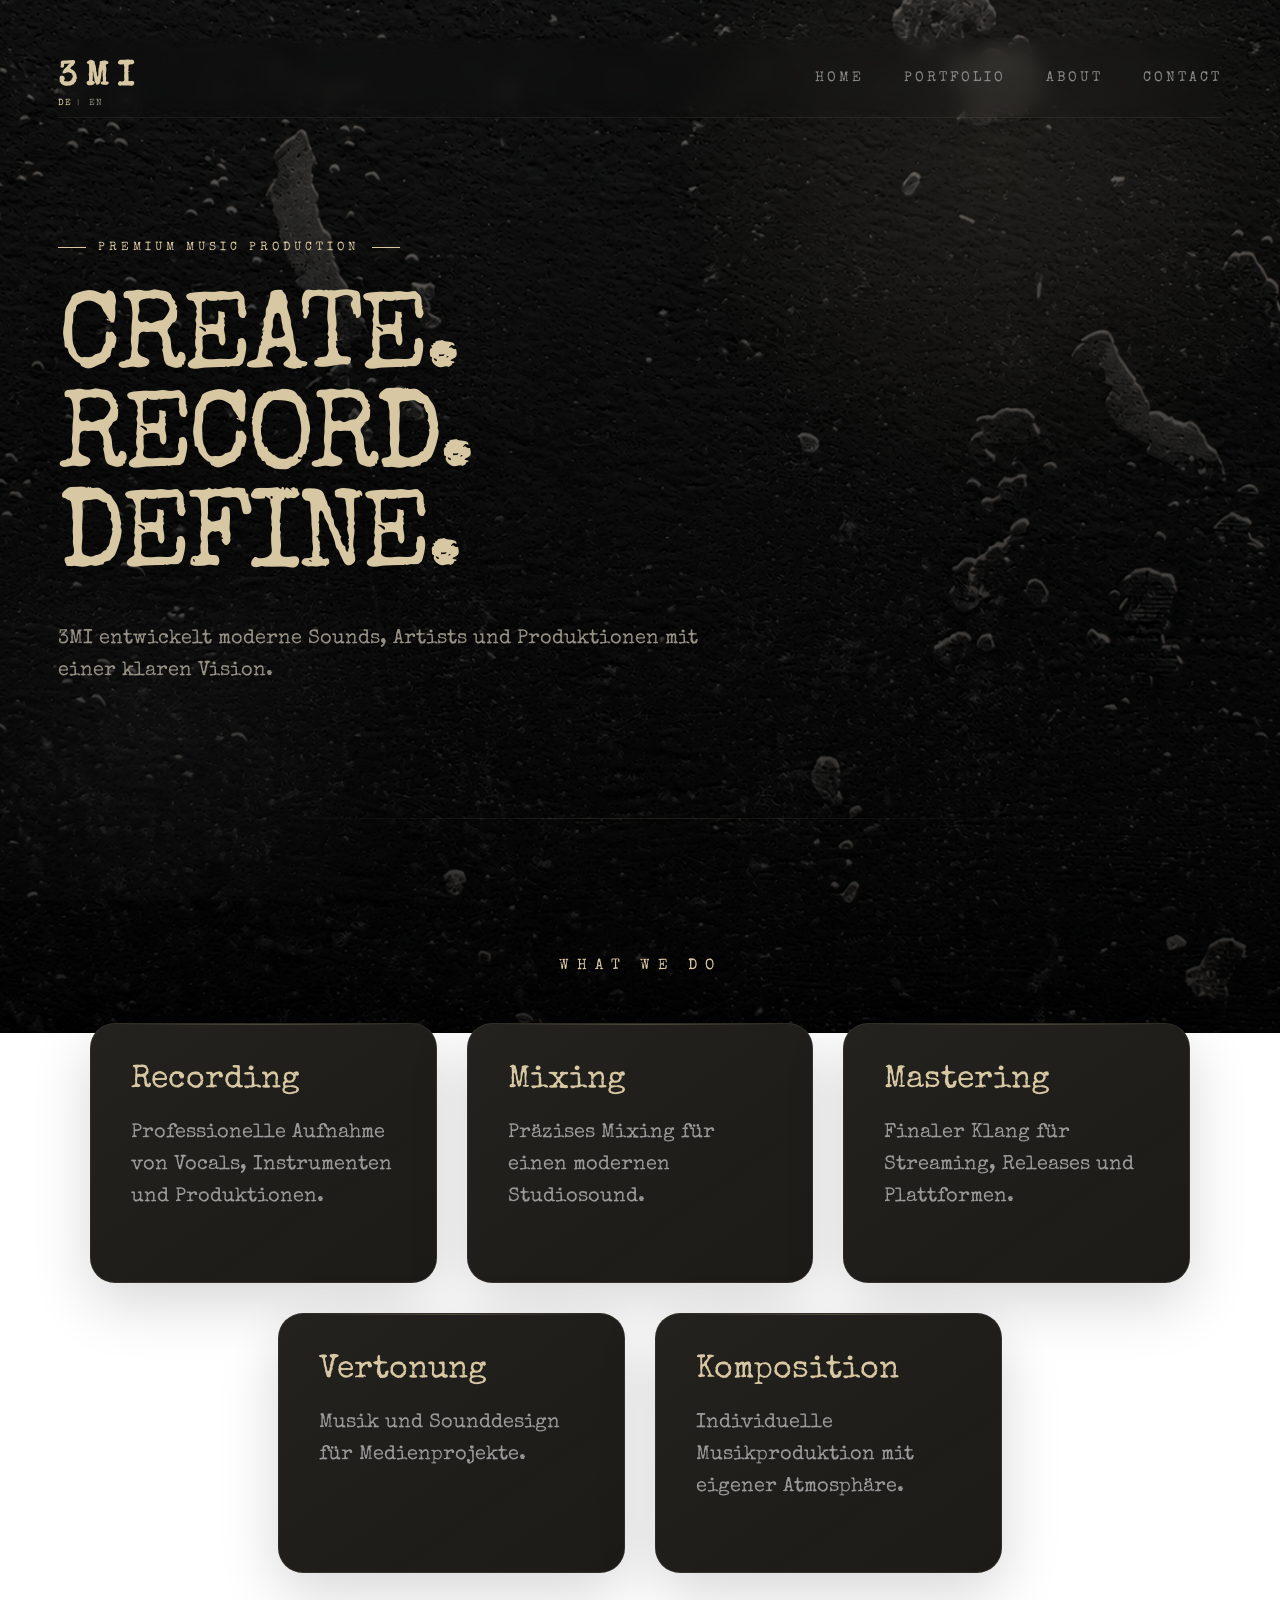
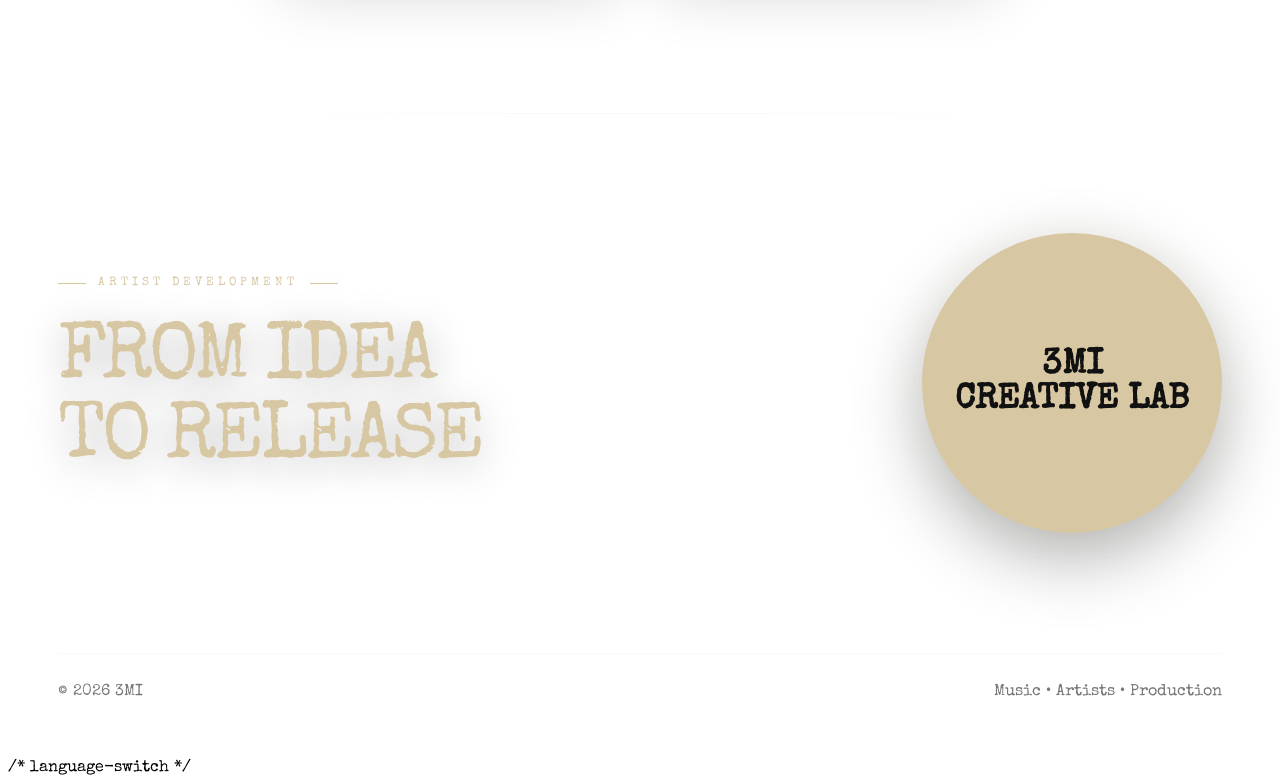
<file: index.html>
<!DOCTYPE html>
<html lang="de">

<head>

    <meta charset="UTF-8">
    <meta name="viewport" content="width=device-width, initial-scale=1.0">

    <title>3MI </title>


    <!-- 
         GOOGLE FONT
     -->

    <link rel="preconnect" href="https://fonts.googleapis.com">
    <link rel="preconnect" href="https://fonts.gstatic.com" crossorigin>

    <link 
        href="https://fonts.googleapis.com/css2?family=Special+Elite&display=swap"
        rel="stylesheet"
    >


    <!-- 
         STYLE
     -->

    <link rel="stylesheet" href="assets/css/style.css">

</head>



<body>


<!-- 
     BACKGROUND
 -->

<div class="background-layer"></div>



<!-- 
     PAGE WRAPPER
 -->

<div class="page">


<!-- 
     NAVIGATION
-->

<header class="navbar">

    <div class="logo">

        3MI

        <div class="language-switch">
            <button type="button" data-language="de">DE</button>
            <span>|</span>
            <button type="button" data-language="en">EN</button>
        </div>

    </div>


    <button class="menu-toggle">
        ☰
    </button>


    <nav class="nav-menu">

        <a href="/">
            HOME
        </a>

        <a href="portfolio.html">
            PORTFOLIO
        </a>

        <a href="about.html">
            ABOUT
        </a>

        <a href="contact.html">
            CONTACT
        </a>

    </nav>

</header>




<!-- 
     HERO SECTION
  -->

<section class="hero">


    <div class="hero-text">


        <p class="tag">
            PREMIUM MUSIC PRODUCTION
        </p>


        <h1>
            CREATE.
            <br>
            RECORD.
            <br>
            DEFINE.
        </h1>


        <p class="description"
            data-de="3MI entwickelt moderne Sounds, Artists und Produktionen mit einer klaren Vision."
            data-en="3MI develops modern sounds, artists and productions with a clear vision.">

            3MI entwickelt moderne Sounds,
            Artists und Produktionen mit einer
            klaren Vision.

        </p>


    </div>

</section>

<!-- 
     SERVICES / PAKETE
 -->


<section class="services">


    <div class="section-title">

        WHAT WE DO

    </div>




    <div class="cards">



        <article class="service-card">

            <h3>
                Recording
            </h3>

        <p class="description"
            data-de="Professionelle Aufnahme von Vocals, Instrumenten und Produktionen."
            data-en="Professional recording of vocals, instruments, and productions.">

            Professionelle Aufnahme von 
            Vocals, Instrumenten und Produktionen.

        </p>

        </article>




        <article class="service-card">

            <h3>
                Mixing
            </h3>

        <p class="description"
            data-de="Präzises Mixing für einen modernen Studiosound."
            data-en="Precise mixing for a modern studio sound.">

            Präzises Mixing für einen modernen Studiosound.

        </p>

        </article>




        <article class="service-card">

            <h3>
                Mastering
            </h3>

        <p class="description"
            data-de="Finaler Klang für Streaming, Releases und Plattformen."
            data-en="Final mix for streaming, releases, and platforms.">

            Finaler Klang für Streaming, Releases und Plattformen.

        </p>

        </article>




        <article class="service-card">

        <h3
            data-de="Vertonung"
            data-en="Soundtrack">

            Vertonung

        </h3>

        <p class="description"
            data-de="Musik und Sounddesign für Medienprojekte."
            data-en="Music and sound design for media projects.">

            Musik und Sounddesign für Medienprojekte.

        </p>

        </article>




        <article class="service-card">

        <h3
            data-de="Komposition"
            data-en="Composition">

            Komposition

        </h3>

        <p class="description"
            data-de="Individuelle Musikproduktion mit eigener Atmosphäre."
            data-en="Custom music production with its own unique atmosphere.">

            Individuelle Musikproduktion mit eigener Atmosphäre.

        </p>

        </article>



    </div>


</section>






<!-- 
     ARTIST DEVELOPMENT
 -->


<section class="artist">


    <div>

        <p class="tag">
            ARTIST DEVELOPMENT
        </p>


        <h2>

            FROM IDEA
            <br>
            TO RELEASE

        </h2>


    </div>




    <div class="artist-box">

        3MI

        <br>

        CREATIVE LAB

    </div>


</section>






<!-- 
     FOOTER
 -->


<footer>


    <div>
        © 2026 3MI
    </div>


    <div>
        Music • Artists • Production
    </div>


</footer>




</div>





<!-- 
     BACKGROUND MOVEMENT
 -->

<script>


const background = document.querySelector(".background-layer");


let mouseX = 0;
let mouseY = 0;



document.addEventListener(
    "mousemove",
    (event)=>{


        mouseX =
        (event.clientX / window.innerWidth - 0.5) * 35;


        mouseY =
        (event.clientY / window.innerHeight - 0.5) * 35;


    }
);



function animateBackground(){


    background.style.transform =

    `
    translate(${-mouseX}px, ${-mouseY}px)
    scale(1.1)
    `;


    requestAnimationFrame(
        animateBackground
    );

}


animateBackground();



</script>





<!-- 
     PAGE TRANSITION
 -->

<script>


const page = document.querySelector(".page");


document
.querySelectorAll("nav a")
.forEach(link => {


    link.addEventListener(
        "click",
        event => {


            const target =
            link.getAttribute("href");


            if(
                target &&
                target.endsWith(".html")
            ){


                event.preventDefault();


                page.classList.add(
                    "page-leave"
                );


                setTimeout(()=>{


                    window.location.href =
                    target;


                },500);


            }


        }
    );


});


</script>


<script>

const menuButton = document.querySelector(".menu-toggle");
const menu = document.querySelector(".nav-menu");


menuButton.addEventListener("click",()=>{

    menu.classList.toggle("active");

});


</script>

/* language-switch */ 
<script>
(function () {

    const STORAGE_KEY = "3mi-language";

    const buttons = document.querySelectorAll("[data-language]");

    function applyLanguage(lang) {

        const language = lang === "en" ? "en" : "de";

        document.documentElement.lang = language;

        localStorage.setItem(STORAGE_KEY, language);

        document
            .querySelectorAll("[data-de][data-en]")
            .forEach(function (element) {

                element.innerHTML =
                    element.getAttribute("data-" + language);

            });

        const title =
            document.querySelector("title[data-de][data-en]");

        if (title) {
            title.textContent =
                title.getAttribute("data-" + language);
        }

        buttons.forEach(function (button) {

            const active =
                button.dataset.language === language;

            button.classList.toggle("active", active);

            button.setAttribute(
                "aria-pressed",
                active ? "true" : "false"
            );

        });
    }

    buttons.forEach(function (button) {

        button.addEventListener("click", function () {
            applyLanguage(button.dataset.language);
        });

    });

    applyLanguage(
        localStorage.getItem(STORAGE_KEY) || "de"
    );

})();
</script>

</body>

</html>
</file>
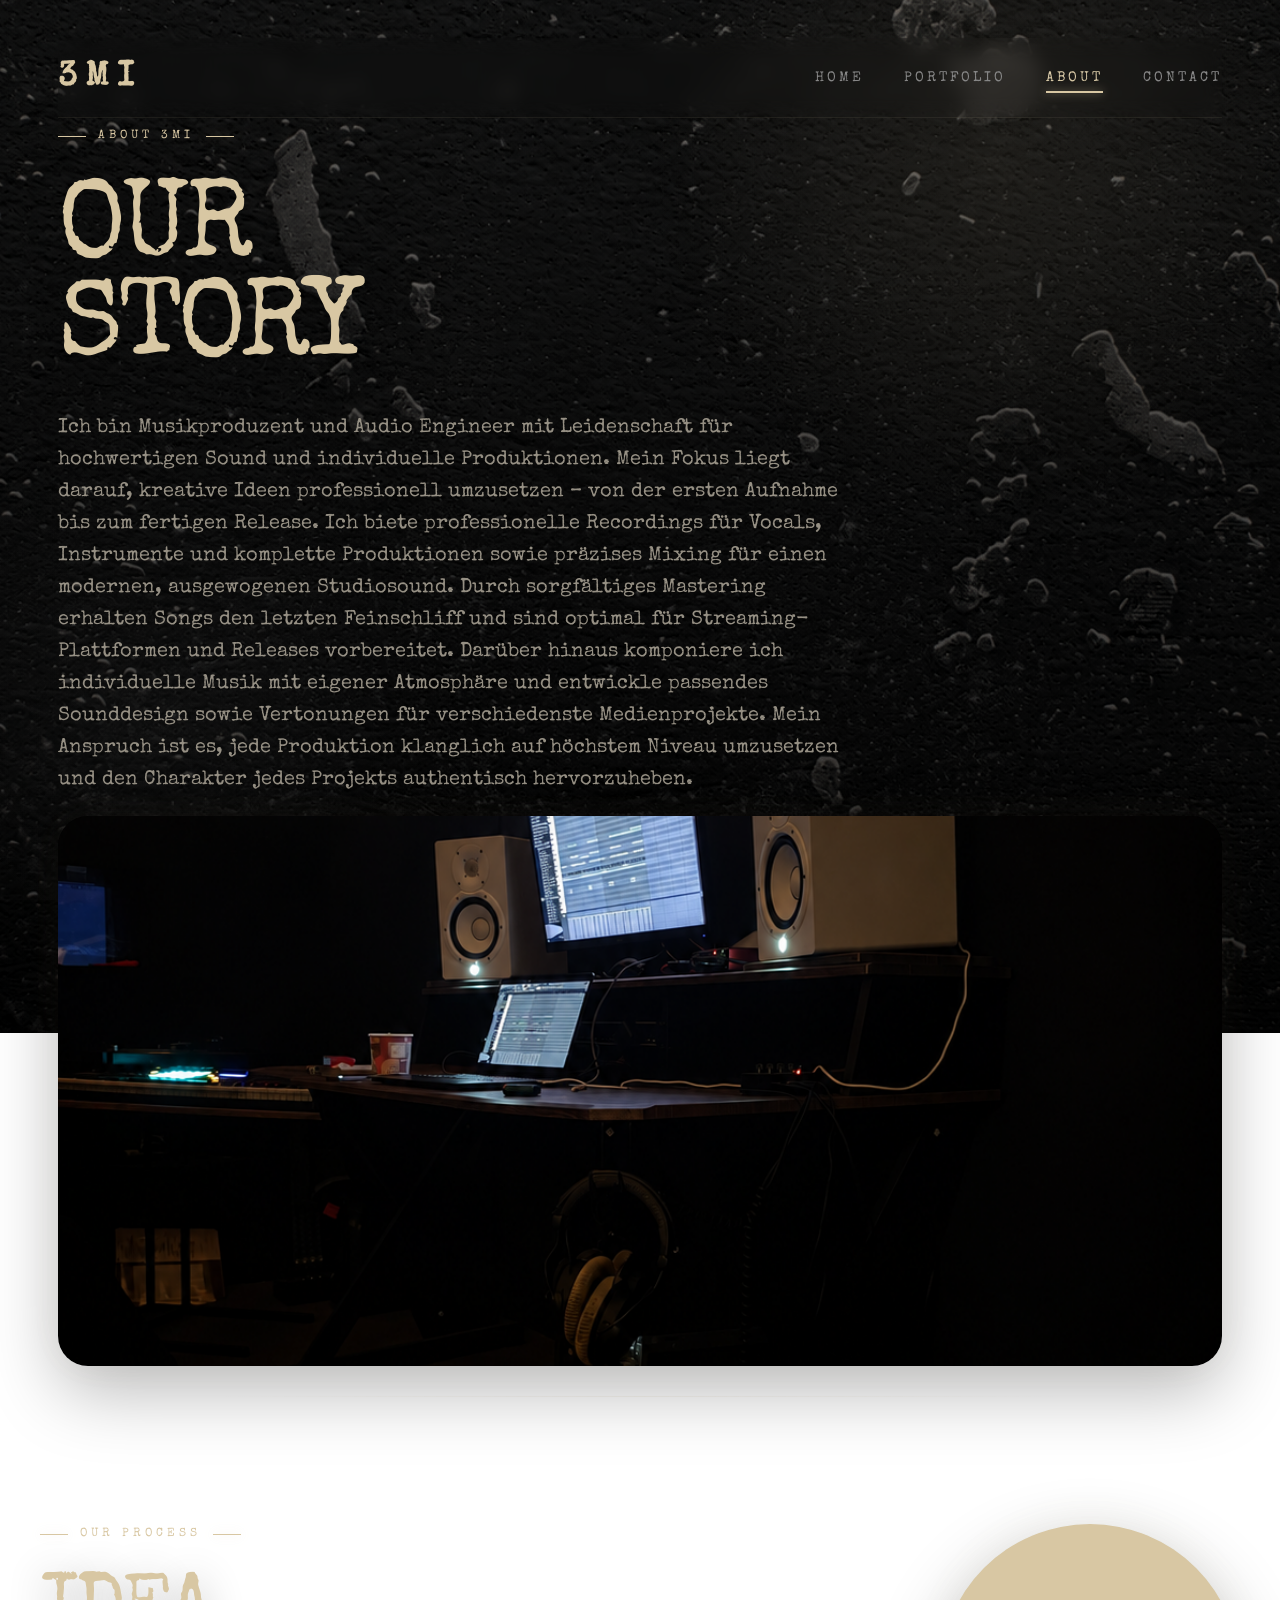
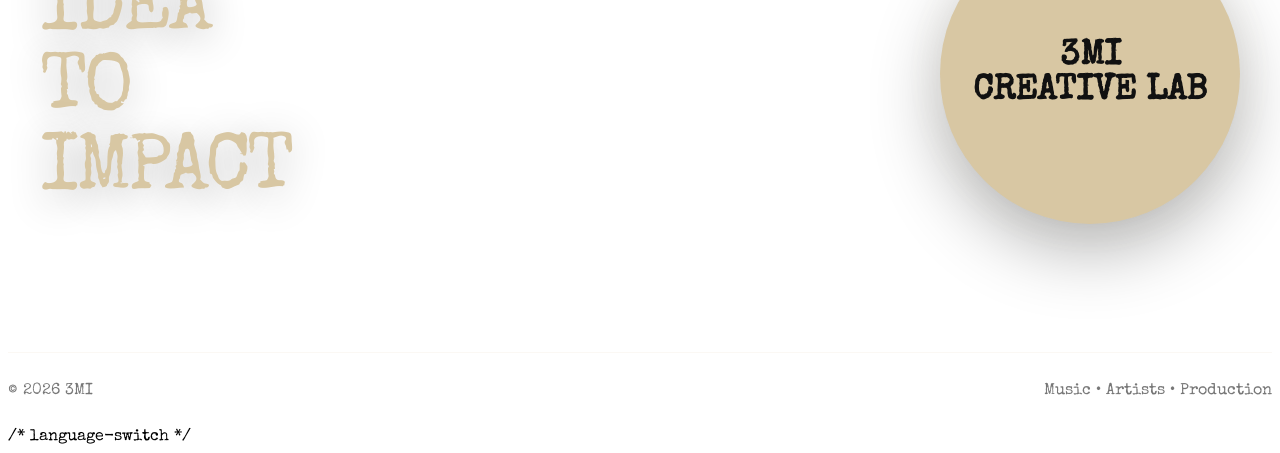
<file: about.html>
<!DOCTYPE html>
<html lang="de">


<head>


    <meta charset="UTF-8">

    <meta name="viewport" content="width=device-width, initial-scale=1.0">


    <title>
        3MI  | About
    </title>



    <!-- 
         GOOGLE FONT
     -->

    <link rel="preconnect" href="https://fonts.googleapis.com">

    <link rel="preconnect" href="https://fonts.gstatic.com" crossorigin>


    <link 
        href="https://fonts.googleapis.com/css2?family=Special+Elite&display=swap"
        rel="stylesheet"
    >




    <!-- 
         STYLE
     -->

    <link 
        rel="stylesheet"
        href="assets/css/style.css"
    >


</head>





<body>



<!-- 
     BACKGROUND
 -->


<div class="background-layer"></div>






<!-- 
     PAGE
 -->


<div class="page">






<!-- 
     NAVBAR
 -->


<header class="navbar">


    <div class="logo">

        3MI

    </div>



    <button class="menu-toggle">

        ☰

    </button>



    <nav class="nav-menu">


        <a href="/">

            HOME

        </a>


        <a href="portfolio.html">

            PORTFOLIO

        </a>


        <a 
            class="active"
            href="about.html"
        >

            ABOUT

        </a>


        <a href="contact.html">

            CONTACT

        </a>


    </nav>


</header>







<!-- 
     ABOUT HERO
 -->


<section class="about-hero">


    <p class="tag">

        ABOUT 3MI

    </p>





    <h1>

        OUR
        <br>
        STORY

    </h1>





        <p class="description"
            data-de="Ich bin Musikproduzent und Audio Engineer mit Leidenschaft für hochwertigen Sound und individuelle Produktionen. 
                    Mein Fokus liegt darauf, kreative Ideen professionell umzusetzen – von der ersten Aufnahme bis zum fertigen Release.
                    Ich biete professionelle Recordings für Vocals, Instrumente und komplette Produktionen sowie präzises Mixing für einen modernen, ausgewogenen Studiosound. 
                    Durch sorgfältiges Mastering erhalten Songs den letzten Feinschliff und sind optimal für Streaming-Plattformen und Releases vorbereitet.
                    Darüber hinaus komponiere ich individuelle Musik mit eigener Atmosphäre und entwickle passendes Sounddesign sowie Vertonungen für verschiedenste Medienprojekte. 
                    Mein Anspruch ist es, jede Produktion klanglich auf höchstem Niveau umzusetzen und den Charakter jedes Projekts authentisch hervorzuheben."
            data-en="I am a music producer and audio engineer with a passion for high-quality sound and custom productions.
                    My focus is on professionally bringing creative ideas to life—from the initial recording to the finished release.
                    I offer professional recordings for vocals, instruments, and complete productions, as well as precise mixing for a modern, balanced studio sound.
                    Careful mastering gives songs the final polish and ensures they are optimally prepared for streaming platforms and releases.
                    In addition, I compose custom music with its own unique atmosphere and develop tailored sound design and soundtracks for a wide variety of media projects.
                    My goal is to deliver every production at the highest sonic standard and to authentically highlight the character of each project.">

            

        </p>


</section>





<section class="about-image-section">


    <div class="about-image-card">


        <img 
        src="assets/images/about/studio.png"
        alt="3MI


        <div class="about-overlay">

            <h2>
                3MI
            </h2>

        </div>


    </div>


</section>




<!-- 
     PROCESS SECTION
 -->


<section class="artist">


    <div>


        <p class="tag">

            OUR PROCESS

        </p>





        <h2>

            IDEA
            <br>
            TO
            <br>
            IMPACT

        </h2>


    </div>







    <div class="artist-box">


        3MI

        <br>

        CREATIVE LAB


    </div>



</section>









<!-- 
     FOOTER
 -->


<footer>


    <div>

        © 2026 3MI

    </div>




    <div>

        Music • Artists • Production

    </div>


</footer>







</div>







<!-- 
     BACKGROUND ANIMATION
 -->


<script>


const background =
document.querySelector(".background-layer");



let mouseX = 0;

let mouseY = 0;





document.addEventListener(
    "mousemove",
    (event)=>{


        mouseX =
        (event.clientX / window.innerWidth - 0.5) * 35;



        mouseY =
        (event.clientY / window.innerHeight - 0.5) * 35;


    }
);






function animateBackground(){



    background.style.transform =


    `
        translate(${-mouseX}px, ${-mouseY}px)
        scale(1.1)
    `;



    requestAnimationFrame(
        animateBackground
    );


}



animateBackground();



</script>









<!-- 
     PAGE TRANSITION
 -->


<script>


const page =
document.querySelector(".page");



const links =
document.querySelectorAll("nav a");





links.forEach(link => {



    link.addEventListener(
        "click",
        event => {



            const target =
            link.getAttribute("href");



            if(
                target &&
                target.endsWith(".html") &&
                !link.classList.contains("active")
            ){


                event.preventDefault();



                page.classList.add(
                    "page-leave"
                );




                setTimeout(()=>{


                    window.location.href =
                    target;



                },500);


            }


        }
    );


});



</script>


<script>

const menuButton = document.querySelector(".menu-toggle");
const menu = document.querySelector(".nav-menu");


menuButton.addEventListener("click",()=>{

    menu.classList.toggle("active");

});

</script>

/* language-switch */ 
<script>
(function () {

    const STORAGE_KEY = "3mi-language";

    const buttons = document.querySelectorAll("[data-language]");

    function applyLanguage(lang) {

        const language = lang === "en" ? "en" : "de";

        document.documentElement.lang = language;

        localStorage.setItem(STORAGE_KEY, language);

        document
            .querySelectorAll("[data-de][data-en]")
            .forEach(function (element) {

                element.innerHTML =
                    element.getAttribute("data-" + language);

            });

        const title =
            document.querySelector("title[data-de][data-en]");

        if (title) {
            title.textContent =
                title.getAttribute("data-" + language);
        }

        buttons.forEach(function (button) {

            const active =
                button.dataset.language === language;

            button.classList.toggle("active", active);

            button.setAttribute(
                "aria-pressed",
                active ? "true" : "false"
            );

        });
    }

    buttons.forEach(function (button) {

        button.addEventListener("click", function () {
            applyLanguage(button.dataset.language);
        });

    });

    applyLanguage(
        localStorage.getItem(STORAGE_KEY) || "de"
    );

})();
</script>

</body>

</html>
</file>
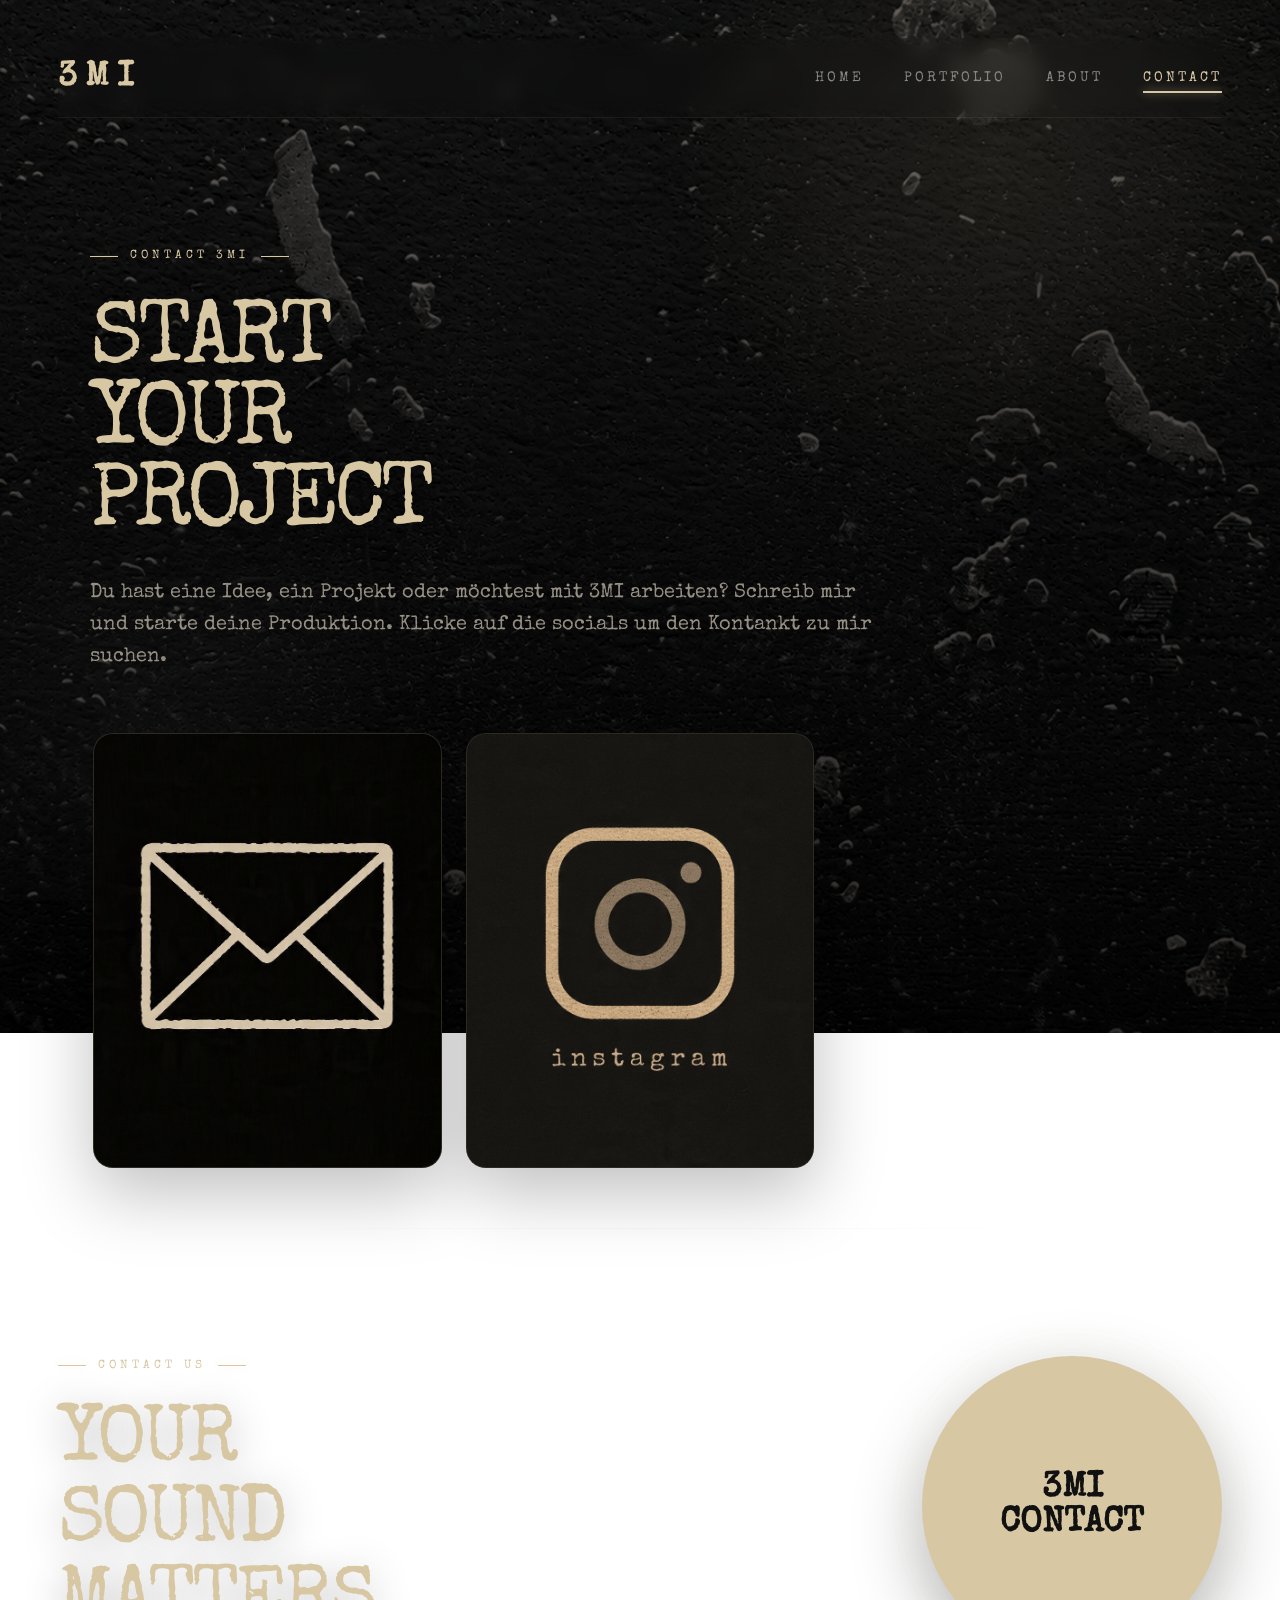
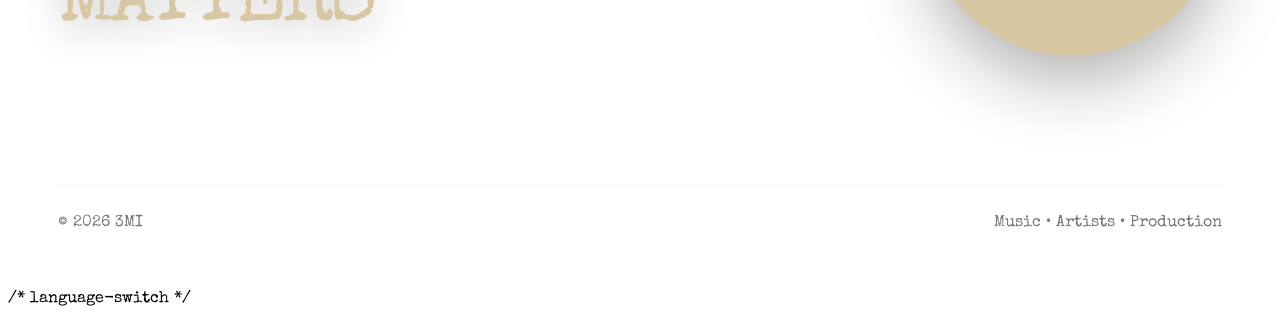
<file: contact.html>
<!DOCTYPE html>
<html lang="de">
<head>
  <meta charset="UTF-8">
  <meta name="viewport" content="width=device-width, initial-scale=1.0">

  <title>3MI  | Contact</title>

  <link rel="preconnect" href="https://fonts.googleapis.com">
  <link rel="preconnect" href="https://fonts.gstatic.com" crossorigin>

  <link
    href="https://fonts.googleapis.com/css2?family=Special+Elite&display=swap"
    rel="stylesheet"
  >

  <link
    rel="stylesheet"
    href="assets/css/style.css"
  >
</head>

<body>

  <div class="background-layer"></div>

  <div class="page">

    <header class="navbar">
      
      <div class="logo">
        3MI
      </div>

      <button class="menu-toggle">
        ☰
      </button>

      <nav class="nav-menu">

      <a href="/">HOME</a>

      <a href="portfolio.html">
          PORTFOLIO
      </a>

      <a href="about.html">
          ABOUT
      </a>

      <a class="active" href="contact.html">
          CONTACT
      </a>

      </nav>

    </header>

    <section class="portfolio-hero">
      
      <p class="tag">CONTACT 3MI</p>

      <h1>

        START
        <br>
        YOUR
        <br>
        PROJECT

      </h1>

        <p class="description"
            data-de="Du hast eine Idee, ein Projekt oder möchtest mit 3MI arbeiten? Schreib mir und starte deine Produktion. 
                   Klicke auf die socials um den Kontankt zu mir suchen."
            data-en="Do you have an idea, a project, or would you like to work with 3MI? Send me a message and get your production started. 
                    Click on the social media links to find my contact information.">

            Du hast eine Idee, ein Projekt oder möchtest mit 3MI arbeiten? 
            Schreib mir und starte deine Produktion. 
            Klicke auf die socials um den Kontankt zu mir suchen.

        </p>

      
    </section>

    <section class="portfolio-grid">

        <!-- Email -->
        <a href="mailto:3mi-info@deine-domain.de" class="portfolio-card">

        <img
            src="assets/images/contact/email.jpg"
            alt="Email"
        >

        <div class="portfolio-overlay">
                <p>3mi-info.de</p>
            </div>
        </a>
        
      <!-- instagram -->

        <a href="https://www.instagram.com/3mi.prod/" target="_blank" class="portfolio-card">

        <img
            src="assets/images/contact/instagram.jpg"
            alt="Instagram"
        >

        <div class="portfolio-overlay">
            </div>
        </a>
    </section>

    <section class="artist">

      <div>
        <p class="tag">CONTACT US</p>

        <h2>
          YOUR
          <br>
          SOUND
          <br>
          MATTERS
        </h2>
      </div>

      <div class="artist-box">
        3MI
        <br>
        CONTACT
      </div>

    </section>

    <footer>
      <div>© 2026 3MI</div>
      <div>Music • Artists • Production</div>
    </footer>

  </div>

  <script>
    const bg = document.querySelector(".background-layer");

    let mouseX = 0;
    let mouseY = 0;

    document.addEventListener("mousemove", (e) => {
      mouseX = (e.clientX / window.innerWidth - 0.5) * 35;
      mouseY = (e.clientY / window.innerHeight - 0.5) * 35;
    });

    function animate() {
      bg.style.transform = `
        translate(${-mouseX}px, ${-mouseY}px)
        scale(1.1)
      `;

      requestAnimationFrame(animate);
    }

    animate();
  </script>

  <script>
    const transitionPage = document.querySelector(".page");
    const transitionLinks = document.querySelectorAll("nav a");

    transitionLinks.forEach((transitionLink) => {
      transitionLink.addEventListener("click", (event) => {
        const targetPage = transitionLink.getAttribute("href");

        if (
          targetPage &&
          targetPage.endsWith(".html") &&
          !transitionLink.classList.contains("active")
        ) {
          event.preventDefault();

          transitionPage.classList.add("page-leave");

          setTimeout(() => {
            window.location.href = targetPage;
          }, 500);
        }
      });
    });
  </script>

<script>

const menuButton = document.querySelector(".menu-toggle");
const menu = document.querySelector(".nav-menu");


menuButton.addEventListener("click",()=>{

    menu.classList.toggle("active");

});

</script>

/* language-switch */ 

<script>
(function () {

    const STORAGE_KEY = "3mi-language";

    const buttons = document.querySelectorAll("[data-language]");

    function applyLanguage(lang) {

        const language = lang === "en" ? "en" : "de";

        document.documentElement.lang = language;

        localStorage.setItem(STORAGE_KEY, language);

        document
            .querySelectorAll("[data-de][data-en]")
            .forEach(function (element) {

                element.innerHTML =
                    element.getAttribute("data-" + language);

            });

        const title =
            document.querySelector("title[data-de][data-en]");

        if (title) {
            title.textContent =
                title.getAttribute("data-" + language);
        }

        buttons.forEach(function (button) {

            const active =
                button.dataset.language === language;

            button.classList.toggle("active", active);

            button.setAttribute(
                "aria-pressed",
                active ? "true" : "false"
            );

        });
    }

    buttons.forEach(function (button) {

        button.addEventListener("click", function () {
            applyLanguage(button.dataset.language);
        });

    });

    applyLanguage(
        localStorage.getItem(STORAGE_KEY) || "de"
    );

})();
</script>

</body>
</html>
</file>
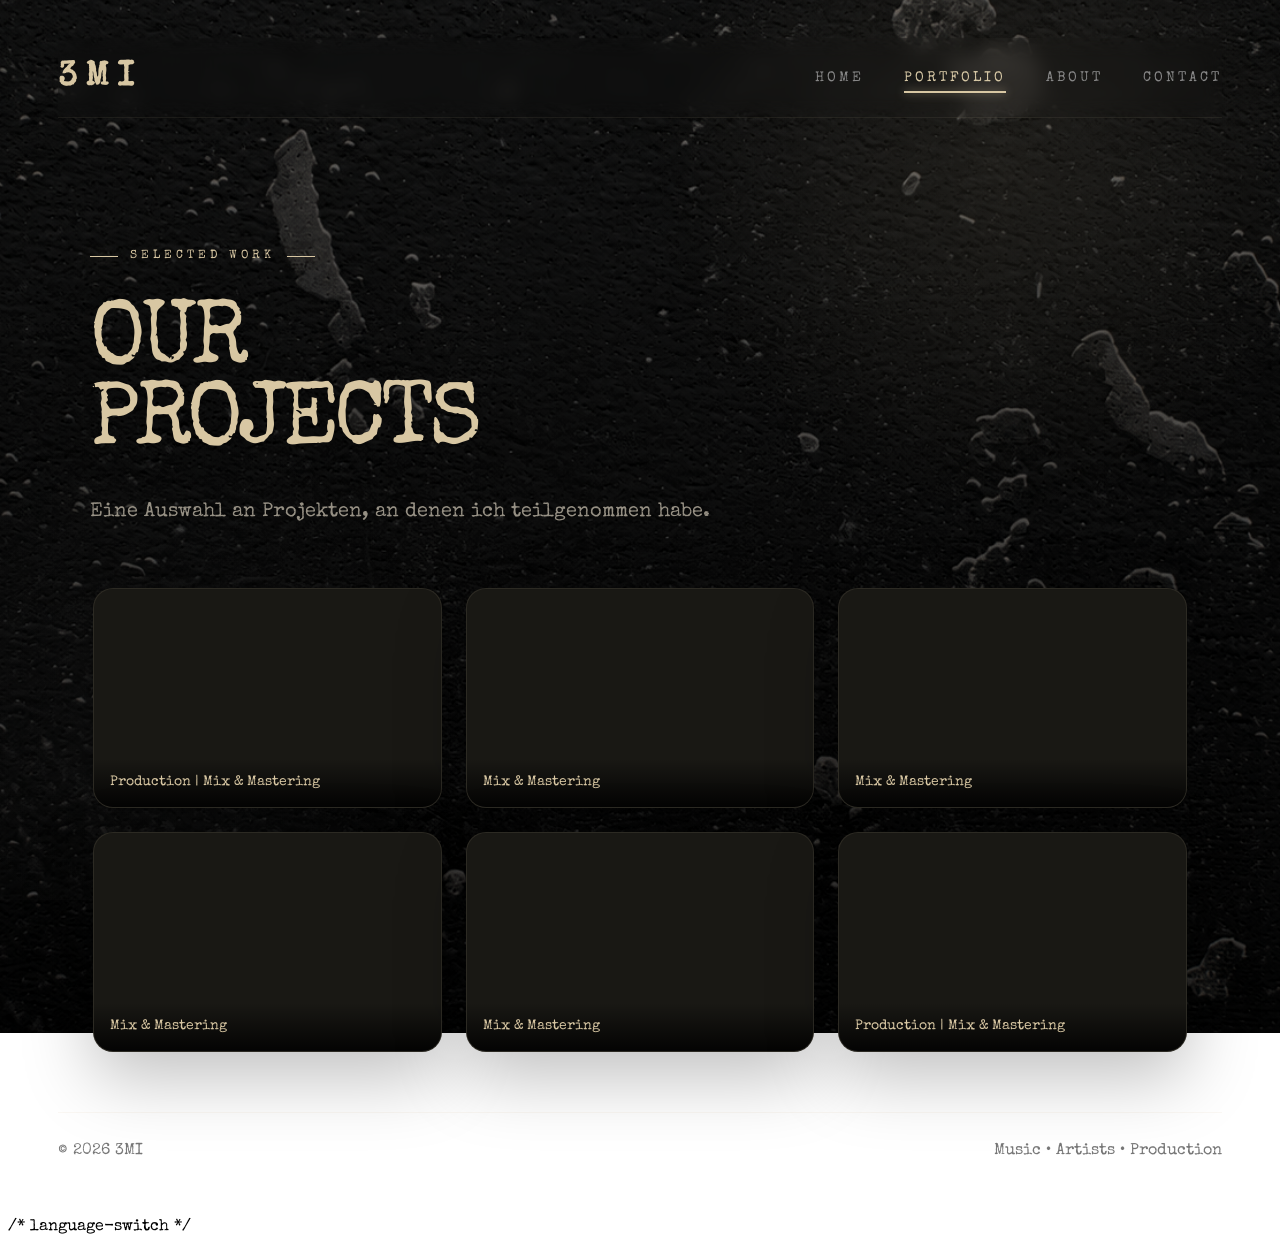
<file: portfolio.html>
<!DOCTYPE html>
<html lang="de">

<head>

    <!-- Grundeinstellungen -->

    <meta charset="UTF-8">
    <meta name="viewport" content="width=device-width, initial-scale=1.0">


    <title>3MI | Portfolio</title>



    <!-- Google Font -->

    <link rel="preconnect" href="https://fonts.googleapis.com">

    <link rel="preconnect" href="https://fonts.gstatic.com" crossorigin>


    <link 
    href="https://fonts.googleapis.com/css2?family=Special+Elite&display=swap"
    rel="stylesheet">



    <!-- CSS -->

    <link 
    rel="stylesheet"
    href="assets/css/style.css">


</head>



<body>



<!-- BACKGROUND -->

<div class="background-layer"></div>




<!-- PAGE -->

<div class="page">





<!-- 
     NAVIGATION
 -->


<header class="navbar">


    <div class="logo">

        3MI

    </div>



    <button class="menu-toggle">

        ☰

    </button>



    <nav class="nav-menu">


        <a href="/">

            HOME

        </a>


        <a class="active" href="portfolio.html">

            PORTFOLIO

        </a>


        <a href="about.html">

            ABOUT

        </a>


        <a href="contact.html">

            CONTACT

        </a>


    </nav>


</header>







<!-- 
     MAIN CONTENT
 -->


<main>





<!-- PORTFOLIO INTRO -->


<section class="portfolio-hero">


    <p class="tag">

        SELECTED WORK

    </p>



    <h1>

        OUR
        <br>
        PROJECTS

    </h1>



        <p class="description"
            data-de="Eine Auswahl an Projekten, an denen ich teilgenommen habe."
            data-en="A selection of projects I've been involved in.">

            Eine Auswahl an Projekten, an denen ich teilgenommen habe.

        </p>



</section>


<!-- PROJECTS -->


<section class="portfolio-grid">





    <!-- PROJECT CARD -->


    <article class="portfolio-card spotify-card">



        <div class="spotify-embed">


            <iframe

            src="https://open.spotify.com/embed/track/0I3tTH8kvKQDDwhjigynbr?utm_source=generator&theme=0&si=a74a5f71c54c4823"

            width="100%"

            height="180"

            frameBorder="0"

            allowfullscreen=""

            allow="autoplay; clipboard-write; encrypted-media; fullscreen; picture-in-picture"

            loading="lazy">


            </iframe>



        </div>





        <div class="portfolio-overlay">


            <h2>

                Production | Mix & Mastering

            </h2>


        </div>



    </article>



    <article class="portfolio-card spotify-card">



        <div class="spotify-embed">


            <iframe

            src="https://open.spotify.com/embed/track/5e24YVFVGCWiRVgQQUf8rL?utm_source=generator&si=58c5bfc69afd4253"

            width="100%"

            height="180"

            frameBorder="0"

            allowfullscreen=""

            allow="autoplay; clipboard-write; encrypted-media; fullscreen; picture-in-picture"

            loading="lazy">


            </iframe>



        </div>





        <div class="portfolio-overlay">


            <h2>

                Mix & Mastering

            </h2>


        </div>



    </article>


    <article class="portfolio-card spotify-card">



        <div class="spotify-embed">


            <iframe

            src="https://open.spotify.com/embed/track/1F6ffph0lzAyyK5toAphbM?utm_source=generator&si=e7528ba6ca4a4348"

            width="100%"

            height="180"

            frameBorder="0"

            allowfullscreen=""

            allow="autoplay; clipboard-write; encrypted-media; fullscreen; picture-in-picture"

            loading="lazy">


            </iframe>



        </div>





        <div class="portfolio-overlay">


            <h2>

                Mix & Mastering

            </h2>


        </div>



    </article>

     <article class="portfolio-card spotify-card">



        <div class="spotify-embed">


            <iframe

            src="https://open.spotify.com/embed/track/5lSk1T1stNF7n7EPbjelFw?utm_source=generator&si=b16f1ced2a9b4c74"

            width="100%"

            height="180"

            frameBorder="0"

            allowfullscreen=""

            allow="autoplay; clipboard-write; encrypted-media; fullscreen; picture-in-picture"

            loading="lazy">


            </iframe>



        </div>





        <div class="portfolio-overlay">


            <h2>

                Mix & Mastering

            </h2>


        </div>



     </article>

      

     <article class="portfolio-card spotify-card">



        <div class="spotify-embed">


            <iframe

            src="https://open.spotify.com/embed/track/2AGAtfsEsv4Wrfhb3i99pq?utm_source=generator&si=0f40af8f414b4e9b"

            width="100%"

            height="180"

            frameBorder="0"

            allowfullscreen=""

            allow="autoplay; clipboard-write; encrypted-media; fullscreen; picture-in-picture"

            loading="lazy">


            </iframe>



        </div>





        <div class="portfolio-overlay">


            <h2>

                Mix & Mastering

            </h2>


        </div>



    </article>

         <article class="portfolio-card spotify-card">



        <div class="spotify-embed">


            <iframe

            src="https://open.spotify.com/embed/track/1DQ08lp3d6pFPQcAZ6eXxm?utm_source=generator&si=329c9bc78b0b484b"

            width="100%"

            height="180"

            frameBorder="0"

            allowfullscreen=""

            allow="autoplay; clipboard-write; encrypted-media; fullscreen; picture-in-picture"

            loading="lazy">


            </iframe>



        </div>





        <div class="portfolio-overlay">


            <h2>

                Production | Mix & Mastering

            </h2>


        </div>



    </article>

    <!-- WEITERE PROJEKTE HIER -->


</section>



</main>







<!-- 
     FOOTER
 -->


<footer>


    <div>

        © 2026 3MI

    </div>



    <div>

        Music • Artists • Production

    </div>



</footer>







</div>







<!-- 
     PAGE TRANSITION
 -->


<script>


const transitionPage =
document.querySelector(".page");


const transitionLinks =
document.querySelectorAll("nav a");



transitionLinks.forEach((transitionLink)=>{


    transitionLink.addEventListener("click",(event)=>{


        const targetPage =
        transitionLink.getAttribute("href");



        if(
            targetPage &&
            targetPage.endsWith(".html") &&
            !transitionLink.classList.contains("active")
        ){


            event.preventDefault();



            transitionPage.classList.add(
                "page-leave"
            );



            setTimeout(()=>{


                window.location.href =
                targetPage;


            },500);



        }


    });


});


</script>







<!-- 
     BACKGROUND MOVEMENT
 -->


<script>


const background =
document.querySelector(".background-layer");



let mouseX = 0;

let mouseY = 0;



document.addEventListener(
"mousemove",
(event)=>{


    mouseX =
    (event.clientX / window.innerWidth - 0.5) * 35;



    mouseY =
    (event.clientY / window.innerHeight - 0.5) * 35;


});





function animateBackground(){



    background.style.transform =


    `
    translate(${-mouseX}px, ${-mouseY}px)
    scale(1.1)
    `;



    requestAnimationFrame(
        animateBackground
    );


}



animateBackground();

</script>

<script>

const menuButton = document.querySelector(".menu-toggle");
const menu = document.querySelector(".nav-menu");


menuButton.addEventListener("click",()=>{

    menu.classList.toggle("active");

});

</script>

/* language-switch */

<script>
(function () {

    const STORAGE_KEY = "3mi-language";

    const buttons = document.querySelectorAll("[data-language]");

    function applyLanguage(lang) {

        const language = lang === "en" ? "en" : "de";

        document.documentElement.lang = language;

        localStorage.setItem(STORAGE_KEY, language);

        document
            .querySelectorAll("[data-de][data-en]")
            .forEach(function (element) {

                element.innerHTML =
                    element.getAttribute("data-" + language);

            });

        const title =
            document.querySelector("title[data-de][data-en]");

        if (title) {
            title.textContent =
                title.getAttribute("data-" + language);
        }

        buttons.forEach(function (button) {

            const active =
                button.dataset.language === language;

            button.classList.toggle("active", active);

            button.setAttribute(
                "aria-pressed",
                active ? "true" : "false"
            );

        });
    }

    buttons.forEach(function (button) {

        button.addEventListener("click", function () {
            applyLanguage(button.dataset.language);
        });

    });

    applyLanguage(
        localStorage.getItem(STORAGE_KEY) || "de"
    );

})();
</script>

</body>

</html>
</file>
<file: assets/css/style.css>
/* 
   3MI STUDIO
   Designed & coded by @luca */ 

:root{


--bg:#11110f;

--surface:#191814;

--surface2:#222019;

--cream:#d8c7a3;

--text:#f5f0e6;

--muted:#969084;


}

*{

box-sizing:border-box;

}

/* GLOBAL FONT  */


body {

    font-family:
    "Special Elite",
    cursive;

}

/* LOGO */

.logo {

    font-family:
    "Special Elite",
    cursive;

    font-weight:400;

    letter-spacing:5px;

}

/* HEADLINES */

h1,
h2,
h3 {

    font-family:
    "Special Elite",
    cursive;

    font-weight:400;

}

/* NAVIGATION */

.navbar a {

    font-family:
    "Special Elite",
    cursive;

    letter-spacing:2px;

}

/* MOVING BACKGROUND */



.background-layer{


    position:fixed;


    inset:-80px;


    z-index:-1;


    background:


    linear-gradient(
        rgba(0,0,0,.40),
        rgba(0,0,0,.68)
    ),

    url("../images/background.jpg");



    background-size:cover;


    background-position:center;


    background-repeat:no-repeat;



    will-change:transform;


    transition:transform .15s ease-out;


}

/* WEBSITE CONTENT ABOVE BACKGROUND */


.page{


    position:relative;


    z-index:5;


    max-width:1400px;


    margin:auto;


    padding:30px 50px;


}

/* NAV */

.navbar{


    height:80px;

    display:flex;

    align-items:center;

    justify-content:space-between;


}

.logo{


    font-size:34px;

    font-weight:900;

    letter-spacing:8px;

    color:var(--cream);


}

.logo span{


    display:block;

    font-size:9px;

    letter-spacing:5px;

    color:#8f887b;


}

nav{


    display:flex;

    gap:40px;


}

nav a{


    text-decoration:none;

    color:#aaa;

    font-size:13px;

    letter-spacing:2px;


}

nav a:hover{

    color:white;

}

.nav-button{


    background:var(--cream);

    border:none;

    padding:14px 25px;

    border-radius:30px;

    font-weight:700;

    cursor:pointer;


}

.navbar nav a {

    position:relative;

    text-decoration:none;

    color:#888;

    font-size:14px;

    letter-spacing:3px;

    transition:.3s;

}

/* Hover Farbe */

.navbar nav a:hover {

    color:#f5f0df;

}

/* Unterstrich Animation */

.navbar nav a::after {


    content:"";


    position:absolute;


    left:0;


    bottom:-8px;


    width:0;


    height:2px;


    background:var(--cream);


    transition:.35s;

    box-shadow:

    0 0 10px rgba(216,199,163,.7);


}

.navbar nav a:hover::after {


    width:100%;


}

/* HERO */

.hero{


    min-height:700px;

    display:grid;

    grid-template-columns:1fr 420px;

    align-items:center;

    gap:80px;


}

.tag{


    color:var(--cream);

    letter-spacing:4px;

    font-size:12px;


}

h1{

    color:var(--cream);

    font-size:110px;

    line-height:.9;

    margin:30px 0;

    letter-spacing:-5px;
}

.description{


    color:var(--muted);

    font-size:20px;

    max-width:800px;

    line-height:1.6;


}

.buttons{


    display:flex;

    gap:20px;

    margin-top:40px;


}

button{


    font-family:inherit;

}

.primary{
    background:var(--cream);
    color:#11110f;
    border:none;
    padding:18px 35px;
    border-radius:40px;
    font-weight:700;

    box-shadow:
        0 10px 30px rgba(216,199,163,.12);

    transition:.35s ease;
}

.primary:hover{
    transform:translateY(-4px);
    box-shadow:
        0 15px 40px rgba(216,199,163,.22);
}

.secondary{


    background:none;

    border:1px solid #555;

    color:white;

    padding:18px 35px;

    border-radius:40px;


}

/* CARD */

.hero-card{


    background:

    linear-gradient(

    145deg,

    #24221d,

    #13120f

);


    border-radius:30px;

    padding:30px;

    height:420px;


}

.card-top{


    letter-spacing:4px;

    color:#aaa;


}

.wave{


    height:150px;

    display:flex;

    align-items:center;

    justify-content:center;

    gap:8px;


}

.wave span{


    width:5px;

    height:70px;

    background:var(--cream);

    border-radius:10px;


    animation:pulse 1.5s infinite alternate;


}

.wave span:nth-child(even){

    height:120px;

}

@keyframes pulse{


    from{

        transform:scaleY(.6);

    }


    to{

    transform:scaleY(1);

    }


}

.card-info{


    display:flex;

    justify-content:space-between;

    color:#888;

    font-size:12px;

}

.card-info strong{


    display:block;

    color:white;

    margin-top:10px;


}

/* =========================
   3MI STUDIO OBJECT
========================= */

.studio-object {

    width:100%;

    height:420px;

    display:flex;

    align-items:center;

    justify-content:center;

}

/* KREIS */

.studio-object-inner {

    position:relative;

    width:360px;

    height:360px;

    border:1px solid rgba(216,199,163,.35);

    border-radius:50%;

    display:flex;

    flex-direction:column;

    align-items:center;

    justify-content:center;

    color:var(--cream);

    background:
        radial-gradient(
            circle,
            rgba(216,199,163,.08),
            rgba(17,17,15,.15) 60%,
            rgba(17,17,15,.4)
        );

    box-shadow:
        0 0 40px rgba(216,199,163,.08),
        inset 0 0 40px rgba(216,199,163,.04);

}


/* DREHENDER RING ENTFERNT */


/* =========================
   NUMMER
========================= */

.object-number {

    position:absolute;

    top:65px;

    left:50%;

    transform:translateX(-50%);

    font-size:11px;

    letter-spacing:4px;

    color:var(--muted);

}

/* =========================
   LOGO
========================= */

.object-logo {

    font-size:72px;

    letter-spacing:10px;

    line-height:1;

    color:var(--cream);

}

/* =========================
   LINIE
========================= */

.object-line {

    width:80px;

    height:1px;

    margin:25px 0;

    background:var(--cream);

    opacity:.5;

}

/* =========================
   TEXT
========================= */

.object-text {

    text-align:center;

    font-size:10px;

    line-height:2;

    letter-spacing:4px;

    color:var(--muted);

}


/* =========================
   KLEINER PUNKT OBEN
========================= */

.studio-object-inner::before {

    content:"";

    position:absolute;

    width:12px;

    height:12px;

    border:1px solid var(--cream);

    border-radius:50%;

    top:15px;

    left:50%;

    transform:translateX(-50%);

    background:var(--bg);

}


/* =========================
   MOBILE
========================= */

@media(max-width:900px) {

    .studio-object {

        height:340px;

        margin-top:20px;

    }


    .studio-object-inner {

        width:280px;

        height:280px;

    }


    .object-logo {

        font-size:52px;

        letter-spacing:7px;

    }


    .object-number {

        top:48px;

    }


    .object-line {

        margin:18px 0;

        width:60px;

    }


    .object-text {

        font-size:8px;

        letter-spacing:3px;

    }

}

/* SERVICES */

.services{

    color:var(--cream);
    padding:140px 0;

    max-width:1200px;

    margin:0 auto;

}

.section-title{

    width:100%;
    
    text-align:center;

    color:var(--cream);

    letter-spacing:8px;

    font-size:15px;

    margin-bottom:50px;


}

.cards {

    display:grid;

    grid-template-columns:repeat(6, 1fr);

    gap:30px;

    max-width:1100px;

    margin:auto;

} 

/* obere 3 Karten */

.service-card:nth-child(1){

    grid-column:1 / 3;

}

.service-card:nth-child(2){

    grid-column:3 / 5;

}

.service-card:nth-child(3){

    grid-column:5 / 7;

}

/* untere 2 Karten zentriert */

.service-card:nth-child(4){

    grid-column:2 / 4;

}

.service-card:nth-child(5){

    grid-column:4 / 6;

}

.service-card{
    background:
        linear-gradient(
            145deg,
            rgba(255,255,255,.045),
            rgba(255,255,255,.01)
        ),
        var(--surface);

    padding:40px;
    border-radius:25px;
    min-height:260px;

    border:1px solid rgba(216,199,163,.10);

    box-shadow:
        0 20px 60px rgba(0,0,0,.18);

    transition:
        transform .4s ease,
        border-color .4s ease,
        box-shadow .4s ease;
}

.service-card:hover{
    transform:translateY(-10px);

    border-color:rgba(216,199,163,.28);

    box-shadow:
        0 30px 80px rgba(0,0,0,.35),
        0 0 30px rgba(216,199,163,.05);
}

.service-card h3{


    font-size:32px;

    margin:0 0 20px;


}

.service-card p{


    color:#999;

    line-height:1.6;


}

/* ARTIST */

.artist{

    color:var(--cream);

    display:flex;

    justify-content:space-between;

    align-items:center;

    max-width:1200px;

    width:100%;

    margin:0 auto;

    padding:120px 0;

}

.artist h2{

    color:var(--cream);

    font-size:80px;

    letter-spacing:-4px;

    margin:20px 0;

}

.artist-box{

    width:300px;

    height:300px;

    border-radius:50%;

    background:var(--cream);

    color:#111;

    display:flex;

    align-items:center;

    justify-content:center;

    text-align:center;

    font-weight:900;

    font-size:35px;

}

footer{


    border-top:1px solid #333;

    padding:30px 0;

    display:flex;

    justify-content:space-between;

    color:#777;

}

@media (max-width: 900px) {

    .page{
        padding:20px;
    }

    .hero{

        grid-template-columns:1fr;
        gap:40px;
        min-height:auto;

    }

    .hero h1{

        font-size:55px;
        letter-spacing:-2px;

    }

    .description{

        font-size:16px;

    }

    .hero-card{

        width:100%;
        height:auto;

    }

    .cards{

        grid-template-columns:1fr;
        gap:20px;

    }

    .service-card{

        grid-column:auto !important;

    }

    .portfolio-grid{

        grid-template-columns:1fr;

    }

    .artist{

        flex-direction:column;

        align-items:center;

        gap:40px;

        text-align:center;

        padding:70px 0;

    }

    .artist h2{

        font-size:55px;

    }

    .artist-box{

        width:220px;
        height:220px;
        font-size:28px;

    }

}

/* PORTFOLIO */


.portfolio{


    padding:140px 0;


}

.portfolio-grid{


    max-width:1100px;


    margin:auto;


    display:grid;


    grid-template-columns:repeat(3,1fr);


    gap:30px;


}

.portfolio-card{

    color:var(--cream);

    background:var(--surface);

    border-radius:25px;

    overflow:hidden;

    transition:.4s;


}

.portfolio-card:hover{


    transform:translateY(-10px);


}

.portfolio-card img{


    width:100%;


    height:250px;


    object-fit:cover;


}

.portfolio-card h3{


    padding:20px 25px 0;


    font-size:28px;


}

.portfolio-card p{


    padding:0 25px 25px;


    color:#999;


}

/* PAGE TRANSITION */

.fade{

    animation:pageEnter .8s ease;

}

@keyframes pageEnter{


    from{

        opacity:0;

        transform:translateY(20px);

        filter:blur(8px);

    }


    to{

        opacity:1;

        transform:translateY(0);

        filter:blur(0);

    }


}

@keyframes pageFade{


    from{

        opacity:0;

        transform:translateY(20px);

    }


    to{

        opacity:1;

        transform:translateY(0);

    }


}

/* ACTIVE NAVBAR */
.navbar a.active{


    color:#d8c9a7;


}

.navbar a.active::after{


    width:100%;


}

/* NAV HOVER */

.navbar a{


    position:relative;


}

.navbar a::after{


    content:"";


    position:absolute;


    left:0;


    bottom:-8px;


    height:2px;


    width:0;


    background:#d8c9a7;


    transition:.3s;


}

.navbar a:hover::after{


    width:100%;


}

/* PORTFOLIO */

.portfolio-hero{

    padding-top:120px;

    max-width:1100px;

    margin:auto;

}

.portfolio-hero h1{

    font-size:90px;

    line-height:.9;

    margin:30px 0;

}

.portfolio-grid{


    max-width:1200px;

    margin:100px auto;

    display:grid;

    grid-template-columns:repeat(2,1fr);

    gap:40px;


}

.portfolio-card{


    position:relative;

    height:500px;

    overflow:hidden;

    border-radius:30px;

    background:#111;


}

.portfolio-card img{
    width:100%;
    height:100%;
    object-fit:cover;

    filter:
        saturate(.85)
        contrast(1.05);

    transition:
        transform .8s cubic-bezier(.2,.7,.2,1),
        filter .8s ease;
}

.portfolio-card:hover img{
    transform:scale(1.06);

    filter:
        saturate(1)
        contrast(1.05);
}

.portfolio-overlay{


    position:absolute;

    bottom:0;

    left:0;

    right:0;

    padding:40px;

    background:

    linear-gradient(
    transparent,
    rgba(0,0,0,.85)
    );


}

.portfolio-overlay h2{


    font-size:35px;

    margin:0;


}

.portfolio-overlay p{


    color:#aaa;

    letter-spacing:2px;


}

/* PAGE TRANSITION */

.page-transition{

    animation:pageOut .6s ease forwards;

    filter:blur(5px);

}

@keyframes pageOut{


    from{

        opacity:1;

        transform:translateY(0);

    }


    to{

        opacity:0;

        transform:translateY(-20px);

    }


}

.page-leave{


    animation:pageLeave .5s ease forwards;


}

@keyframes pageLeave{


    from{

        opacity:1;

        transform:translateY(0);

        filter:blur(0);


    }



    to{


        opacity:0;

        transform:translateY(-20px);

        filter:blur(8px);


    }


}

/* 
   ABOUT IMAGE
 */


@media(max-width:900px){


    .about-image-section{

        width:100%;

        margin:50px 0;

    }

}

.about-image-card {

    position:relative;

    height:550px;

    overflow:hidden;

    border-radius:30px;

}

.about-image-card img {

    width:100%;

    height:100%;

    object-fit:cover;

    transition:.6s;

}

.about-image-card:hover img {

    transform:scale(1.08);

}

.about-overlay {

    position:absolute;

    bottom:0;

    left:0;

    right:0;

    padding:40px;

    background:

    linear-gradient(
        transparent,
        rgba(0,0,0,.85)
    );

}

@media(max-width:900px){


    .about-overlay{

        padding:25px;

    }


    .about-overlay h2{

        font-size:30px;

    }


}

.about-overlay h2 {

    color:var(--cream);

    font-size:40px;

    margin-bottom:10px;

}


.about-overlay p {

    color:#aaa;

    letter-spacing:2px;

}

/* 
   MOBILE MENU
 */


.menu-toggle{

    display:none;

    background:none;

    border:none;

    color:var(--cream);

    font-size:32px;

    cursor:pointer;

    font-family:inherit;

}

@media(max-width:900px){



    .navbar{

        position:relative;

    }




    .menu-toggle{

        display:block;

    }




    .nav-menu{

        position:absolute;

        top:80px;

        left:0;

        right:0;

        background:var(--surface);

        border-radius:20px;

        padding:30px;


        display:none;

        flex-direction:column;

        align-items:center;

        gap:25px;


        text-align:center;

        z-index:100;

    }




    .nav-menu.active{

        display:flex;

    }




    .nav-menu a{

        font-size:18px;

        color:var(--cream);

        letter-spacing:3px;

    }




    .nav-menu a::after{

        display:none;

    }



}

/* 
   3MI PORTFOLIO — COMPACT GRID
    */

.portfolio-grid{
    width:100%;
    max-width:1100px;
    margin:70px auto;
    
    display:grid;
    grid-template-columns:repeat(3, minmax(0, 1fr));
    gap:22px;
}

/* Karten kleiner und kompakter */
.portfolio-card{
    position:relative;
    height:auto;
    min-height:0;
    border-radius:20px;
    overflow:hidden;
    
    background:var(--surface);
    border:1px solid rgba(216,199,163,.10);
    
    transition:
        transform .35s ease,
        border-color .35s ease,
        box-shadow .35s ease;
}

.portfolio-card:hover{
    transform:translateY(-6px);
    border-color:rgba(216,199,163,.25);
    box-shadow:0 20px 50px rgba(0,0,0,.3);
}

/* Spotify Einbettung */
.spotify-card{
    width:100%;
    max-width:none;
    margin:0;
}

.spotify-embed{
    width:100%;
    margin:0;
}

.spotify-embed iframe{
    display:block;
    width:100% !important;
    height:180px !important;
    border:0;
    border-radius:16px;
}

/* Titel unter Spotify */
.portfolio-card h3{
    font-size:18px;
    padding:16px 18px 18px;
    margin:0;
    letter-spacing:1px;
}

/* 
   TABLET
    */

@media(max-width:1000px){

    .portfolio-grid{
        grid-template-columns:repeat(2, minmax(0, 1fr));
        gap:20px;
    }

}

/* 
   HANDY
    */

@media(max-width:650px){

    .portfolio-grid{
        grid-template-columns:1fr;
        gap:18px;
        margin:50px auto;
    }

    .portfolio-card{
        border-radius:18px;
    }

    .spotify-embed iframe{
        height:170px !important;
    }

    .portfolio-card h3{
        font-size:17px;
        padding:14px 16px 16px;
    }

}

/* 
   MOBILE MENU FIX
*/

.menu-toggle{

    display:none;

    background:var(--surface);

    border:none;

    color:var(--cream);

    font-size:28px;

    cursor:pointer;

    font-family:inherit;

    width:55px;

    height:55px;

    border-radius:15px;

    align-items:center;

    justify-content:center;

}

/* MOBILE */

@media(max-width:900px){


    .navbar{

        height:80px;

        display:flex;

        align-items:center;

        justify-content:space-between;

        position:relative;

    }



    .logo{

        font-size:32px;

    }



    .menu-toggle{

        display:flex;

        margin-left:auto;

    }



    .nav-menu{

        position:absolute;

        top:90px;

        left:0;

        right:0;

        background:var(--surface);

        border-radius:20px;

        padding:30px;


        display:none;

        flex-direction:column;

        align-items:center;

        gap:25px;


        z-index:100;

    }



    .nav-menu.active{

        display:flex;

    }



    .nav-menu a{

        font-size:18px;

        color:var(--cream);

        letter-spacing:3px;

    }



    .nav-menu a::after{

        display:none;

    }


}


/* 
   3MI PREMIUM POLISH
    */

:root{
    --cream-bright:#f2e8cf;
    --line:rgba(216,199,163,.18);
}

/* Dezentes Licht über dem bestehenden Hintergrund */
.background-layer{
    filter:saturate(.88) contrast(1.04);
}

.page{
    position:relative;
}

.page::before{
    content:"";
    position:fixed;
    inset:0;
    pointer-events:none;
    z-index:-1;
    background:
        radial-gradient(circle at 78% 18%, rgba(216,199,163,.09), transparent 28%),
        radial-gradient(circle at 12% 82%, rgba(255,255,255,.035), transparent 24%);
}

/* Navigation */
.navbar{
    border-bottom:1px solid rgba(216,199,163,.08);
}

.navbar nav a{
    transition:color .3s ease, transform .3s ease;
}

.navbar nav a:hover{
    transform:translateY(-2px);
}

.nav-button,
.primary{
    background:linear-gradient(135deg,var(--cream-bright),var(--cream));
    box-shadow:0 10px 30px rgba(216,199,163,.12);
    transition:transform .3s ease, box-shadow .3s ease, filter .3s ease;
}

.nav-button:hover,
.primary:hover{
    transform:translateY(-3px);
    box-shadow:0 16px 38px rgba(216,199,163,.2);
    filter:brightness(1.04);
}

.secondary{
    border-color:rgba(216,199,163,.3);
    transition:transform .3s ease, border-color .3s ease, background .3s ease;
}

.secondary:hover{
    transform:translateY(-3px);
    border-color:var(--cream);
    background:rgba(216,199,163,.06);
}

/* Hero */
.hero{
    position:relative;
}

.hero > *{
    animation:premiumReveal .8s ease both;
}

.hero > *:nth-child(2){
    animation-delay:.12s;
}

.tag{
    display:inline-flex;
    align-items:center;
    gap:12px;
}

.tag::before,
.tag::after {
    content:"";
    width:28px;
    height:1px;
    background:var(--cream);
    box-shadow:0 0 12px rgba(216,199,163,.45);
}

h1,
.artist h2{
    text-shadow:0 8px 40px rgba(0,0,0,.3);
}

/* Studio-Objekt: statisch statt drehend */
.studio-object::before{
    animation:none !important;
    border-color:rgba(216,199,163,.2);
    box-shadow:0 0 45px rgba(216,199,163,.06);
}

.studio-object::after{
    box-shadow:inset 0 0 30px rgba(216,199,163,.04);
}

.studio-object-inner{
    transition:transform .45s ease, box-shadow .45s ease;
}

.studio-object-inner:hover{
    transform:scale(1.025);
    box-shadow:
        0 25px 70px rgba(0,0,0,.5),
        0 0 45px rgba(216,199,163,.12);
}

/* Karten */
.service-card,
.portfolio-card,
.hero-card{
    border:1px solid rgba(216,199,163,.08);
    box-shadow:0 20px 60px rgba(0,0,0,.16);
}

.service-card{
    position:relative;
    overflow:hidden;
}

.service-card::before{
    content:"";
    position:absolute;
    top:0;
    left:30px;
    right:30px;
    height:1px;
    background:linear-gradient(90deg,transparent,rgba(216,199,163,.35),transparent);
    opacity:.7;
}

.service-card:hover{
    border-color:rgba(216,199,163,.2);
    box-shadow:0 25px 70px rgba(0,0,0,.28);
}

/* Portfolio */
.portfolio-card{
    box-shadow:0 25px 70px rgba(0,0,0,.25);
}

.portfolio-card::after{
    content:"";
    position:absolute;
    inset:0;
    pointer-events:none;
    border:1px solid rgba(216,199,163,.12);
    border-radius:inherit;
    opacity:0;
    transition:opacity .4s ease;
}

.portfolio-card:hover::after{
    opacity:1;
}

.portfolio-card img{
    filter:saturate(.9);
}

.portfolio-overlay{
    padding-top:70px;
}

/* Artist-Bereich */
.artist-box{
    position:relative;
    box-shadow:
        0 25px 70px rgba(0,0,0,.3),
        0 0 50px rgba(216,199,163,.08);
    transition:transform .4s ease, box-shadow .4s ease;
}

.artist-box:hover{
    transform:translateY(-8px) rotate(1deg);
    box-shadow:
        0 35px 85px rgba(0,0,0,.4),
        0 0 65px rgba(216,199,163,.14);
}

/* Dezente Section-Trenner */
.services,
.portfolio,
.artist{
    position:relative;
}

.services::before,
.portfolio::before,
.artist::before{
    content:"";
    position:absolute;
    top:0;
    left:50%;
    width:min(900px,70%);
    height:1px;
    transform:translateX(-50%);
    background:linear-gradient(90deg,transparent,rgba(216,199,163,.14),transparent);
}

/* Footer */
footer{
    border-top-color:rgba(216,199,163,.12);
}

/* Bewegungen bei reduzierter Animation deaktivieren */
@media (prefers-reduced-motion: reduce){
    *,
    *::before,
    *::after{
        animation-duration:.01ms !important;
        animation-iteration-count:1 !important;
        scroll-behavior:auto !important;
        transition-duration:.01ms !important;
    }
}

@keyframes premiumReveal{
    from{
        opacity:0;
        transform:translateY(18px);
    }
    to{
        opacity:1;
        transform:translateY(0);
    }
}

/* 
   3MI STUDIO — CLEAN FINAL OVERRIDES
    */

html{scroll-behavior:smooth;}
body{overflow-x:hidden;-webkit-font-smoothing:antialiased;text-rendering:optimizeLegibility;}
::selection{background:var(--cream);color:var(--bg);}

.navbar{backdrop-filter:blur(10px);-webkit-backdrop-filter:blur(10px);}
.nav-button,.primary{box-shadow:0 10px 30px rgba(216,199,163,.12),inset 0 1px 0 rgba(255,255,255,.18);}

.hero h1,.artist h2{text-shadow:0 8px 40px rgba(0,0,0,.3);}
.tag{display:inline-flex;align-items:center;gap:12px;white-space:nowrap;}
.tag::before,.tag::after{content:"";width:28px;height:1px;flex:0 0 28px;background:var(--cream);box-shadow:0 0 12px rgba(216,199,163,.45);}

.hero-card,.service-card,.portfolio-card{border:1px solid rgba(216,199,163,.10);}
.hero-card{position:relative;overflow:hidden;}
.hero-card::before{content:"";position:absolute;inset:0;pointer-events:none;background:radial-gradient(circle at 50% 25%,rgba(216,199,163,.08),transparent 38%);}

.studio-object-inner{transition:transform .45s ease,box-shadow .45s ease;}
.studio-object-inner:hover{transform:scale(1.025);box-shadow:0 25px 70px rgba(0,0,0,.5),0 0 45px rgba(216,199,163,.12);}

.service-card{position:relative;overflow:hidden;}
.service-card::before{content:"";position:absolute;top:0;left:30px;right:30px;height:1px;background:linear-gradient(90deg,transparent,rgba(216,199,163,.35),transparent);opacity:.7;}
.service-card h3{transition:transform .35s ease,color .35s ease;}
.service-card:hover h3{transform:translateX(4px);color:var(--cream);}
.service-card p{transition:color .35s ease;}
.service-card:hover p{color:#b4aea2;}

.portfolio-card{position:relative;isolation:isolate;}
.portfolio-card::after{content:"";position:absolute;inset:0;pointer-events:none;border:1px solid rgba(216,199,163,.12);border-radius:inherit;opacity:0;transition:opacity .4s ease;}
.portfolio-card:hover::after{opacity:1;}
.portfolio-card:hover{transform:translateY(-10px) scale(1.008);}

.about-image-card{box-shadow:0 25px 70px rgba(0,0,0,.28),0 0 45px rgba(216,199,163,.05);}
.artist-box{box-shadow:0 25px 70px rgba(0,0,0,.3),0 0 50px rgba(216,199,163,.08);}

footer{border-top-color:rgba(216,199,163,.12);}

a:focus-visible,button:focus-visible{outline:1px solid var(--cream);outline-offset:5px;}

@media(max-width:900px){
  .hero{padding-top:30px;}
  .hero h1{font-size:clamp(48px,13vw,70px);line-height:.94;}
  .buttons{flex-wrap:wrap;}
  .services,.portfolio{padding:90px 0;}
  .portfolio-hero{padding-top:70px;}
  .portfolio-hero h1{font-size:clamp(48px,13vw,70px);}
  .about-image-card{height:420px;}
  footer{flex-wrap:wrap;gap:20px;}
}

@media(max-width:520px){
  .page{padding-left:18px;padding-right:18px;}
  .tag{font-size:10px;letter-spacing:3px;}
  .tag::before,.tag::after{width:20px;flex-basis:20px;}
  .description{font-size:15px;line-height:1.55;}
  .buttons{flex-direction:column;width:100%;}
  .primary,.secondary{width:100%;min-height:54px;}
  .hero-card{padding:22px;}
  .studio-object-inner::after{inset:16px;}
}

@media(prefers-reduced-motion:reduce){
  html{scroll-behavior:auto;}
  *,*::before,*::after{animation-duration:.01ms!important;animation-iteration-count:1!important;transition-duration:.01ms!important;}
}

/* 
   3MI STUDIO
    */
@media (max-width:900px){
    .navbar{
        position:relative;
        z-index:1000;
        isolation:isolate;
    }

    .menu-toggle{
        position:relative;
        z-index:3000;
        pointer-events:auto;
        touch-action:manipulation;
    }

    .nav-menu{
        position:absolute;
        top:calc(100% + 10px);
        left:0;
        right:0;
        z-index:2000;
        pointer-events:none;
        opacity:0;
        visibility:hidden;
        transform:translateY(-8px);
        transition:opacity .2s ease, transform .2s ease, visibility .2s ease;
    }

    .nav-menu.active{
        display:flex;
        pointer-events:auto;
        opacity:1;
        visibility:visible;
        transform:translateY(0);
    }

    .nav-menu a{
        position:relative;
        z-index:2001;
        display:block;
        pointer-events:auto;
        touch-action:manipulation;
    }
}

@media (prefers-reduced-motion:reduce){
    .nav-menu{
        transition:none;
        transform:none;
    }
}

/* 
   3MI PORTFOLIO – FINAL GRID
    */

.portfolio-grid {
    width: 94%;
    max-width: 1250px;
    margin: 60px auto;

    display: grid;
    grid-template-columns: repeat(3, minmax(0, 1fr));
    gap: 24px;
}


/* KARTEN */

.portfolio-card.spotify-card {
    width: 100%;
    min-width: 0;
    height: auto;
    margin: 0;
    padding: 0;

    overflow: hidden;
    border-radius: 20px;
}


/* SPOTIFY */

.spotify-embed {
    width: 100%;
    margin: 0;
    padding: 0;
}

.spotify-embed iframe {
    display: block;
    width: 100% !important;
    height: 170px !important;

    border: 0;
    border-radius: 16px;
}


/* TITEL */

.portfolio-overlay {
    position: static;
    padding: 14px 16px 16px;
}

.portfolio-overlay h2 {
    margin: 0;
    font-size: 14px;
    line-height: 1.3;
}


/* 
   TABLET – 2 KARTEN
    */

@media (max-width: 700px) {

    .portfolio-grid {
        grid-template-columns: repeat(2, minmax(0, 1fr));
        gap: 20px;
    }

}


/* 
   HANDY – 1 KARTE
    */

@media (max-width: 500px) {

    .portfolio-grid {
        grid-template-columns: 1fr;
        gap: 18px;
    }

    .spotify-embed iframe {
        height: 170px !important;
    }

}

/* 
   LANGUAGE SWITCH
*/

.language-switch {
    display: flex;
    align-items: center;
    justify-content: center;
    gap: 5px;

    margin: 4px 0 0 0;

    position: absolute;
    left: 0;
    transform: none;

    white-space: nowrap;
    z-index: 3001;
}

.language-switch button {
    appearance: none;
    border: 0;
    background: transparent;

    color: var(--muted);
    font-family: inherit;
    font-size: 9px;
    letter-spacing: 1px;

    padding: 0;
    margin: 0;

    cursor: pointer;

    transition: color 0.2s ease, opacity 0.2s ease;
}

.language-switch button:hover,
.language-switch button.active {
    color: var(--cream);
}

.language-switch span {
    color: var(--muted);
    opacity: 0.55;
    font-size: 8px;
}


/* MOBILE */

@media (max-width: 900px) {

    .language-switch {
        margin: 4px 0 0 0;

        left: 0;
        transform: none;
    }

    .language-switch button {
        font-size: 9px;
        padding: 0;
    }

    .language-switch span {
        font-size: 8px;
    }
}
</file>
